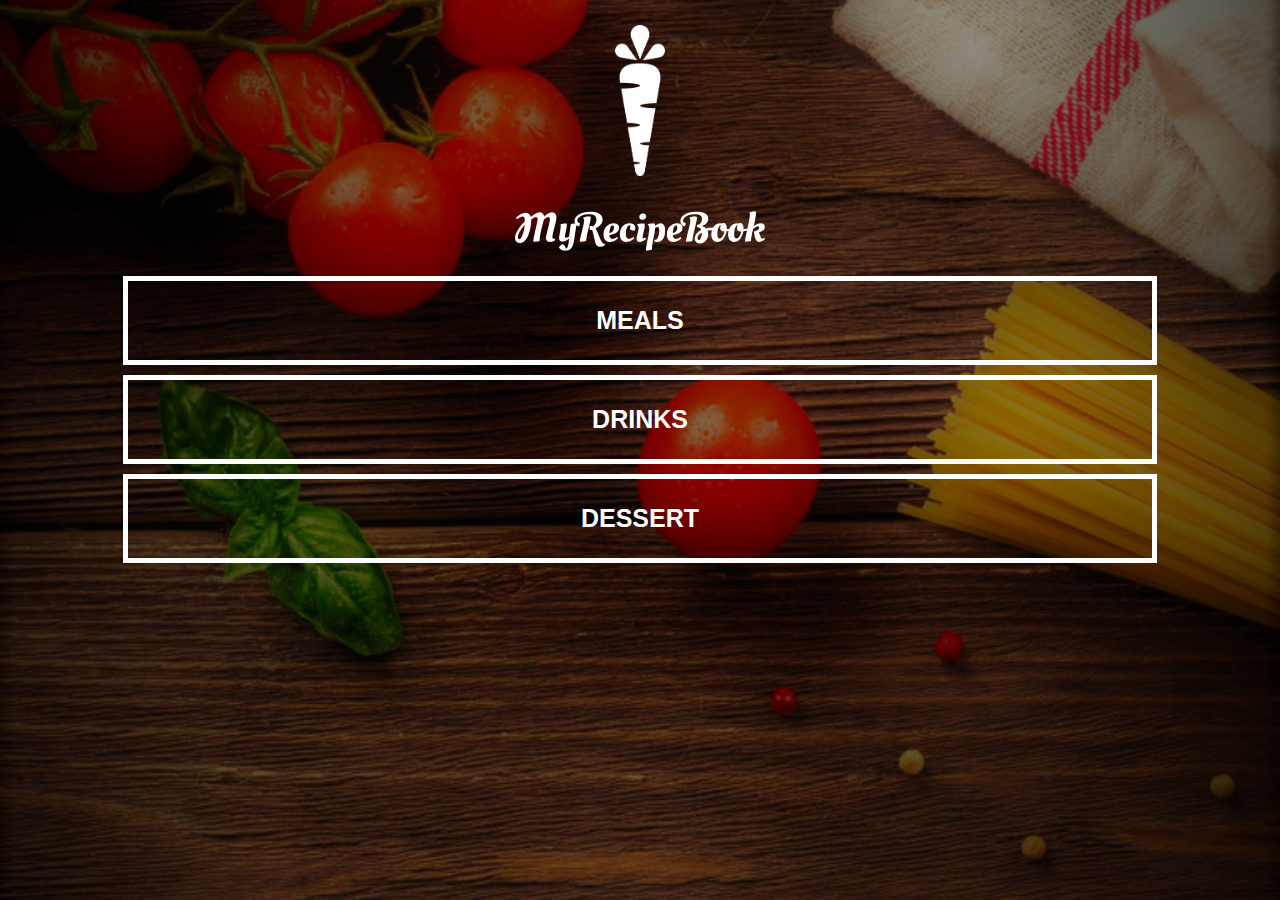
<file: index.html>
<!DOCTYPE html>
<html>
<head>
    <title>My Recipe Book</title>
    <link rel="stylesheet" href="style.css" 
    </head>

<body class="body-home">
<div id="home">
    
    <img src="images/logo-img.png" id="home-logo-img">
    <img src="images/logo-text.png" id="home-logo-text">
    
    <div class="home-menu">
    
    <a href= "meals.html" class="home-menu-item">
        <p>Meals</p>
        </a>
        
        <a href= "drinks.html" class="home-menu-item">
        <p>Drinks</p>
        </a>
        
        <a href= "dessert.html" class="home-menu-item">
        <p>Dessert</p>
        </a>
        
    </div>
    
    </div>
    </body>
</html>
</file>
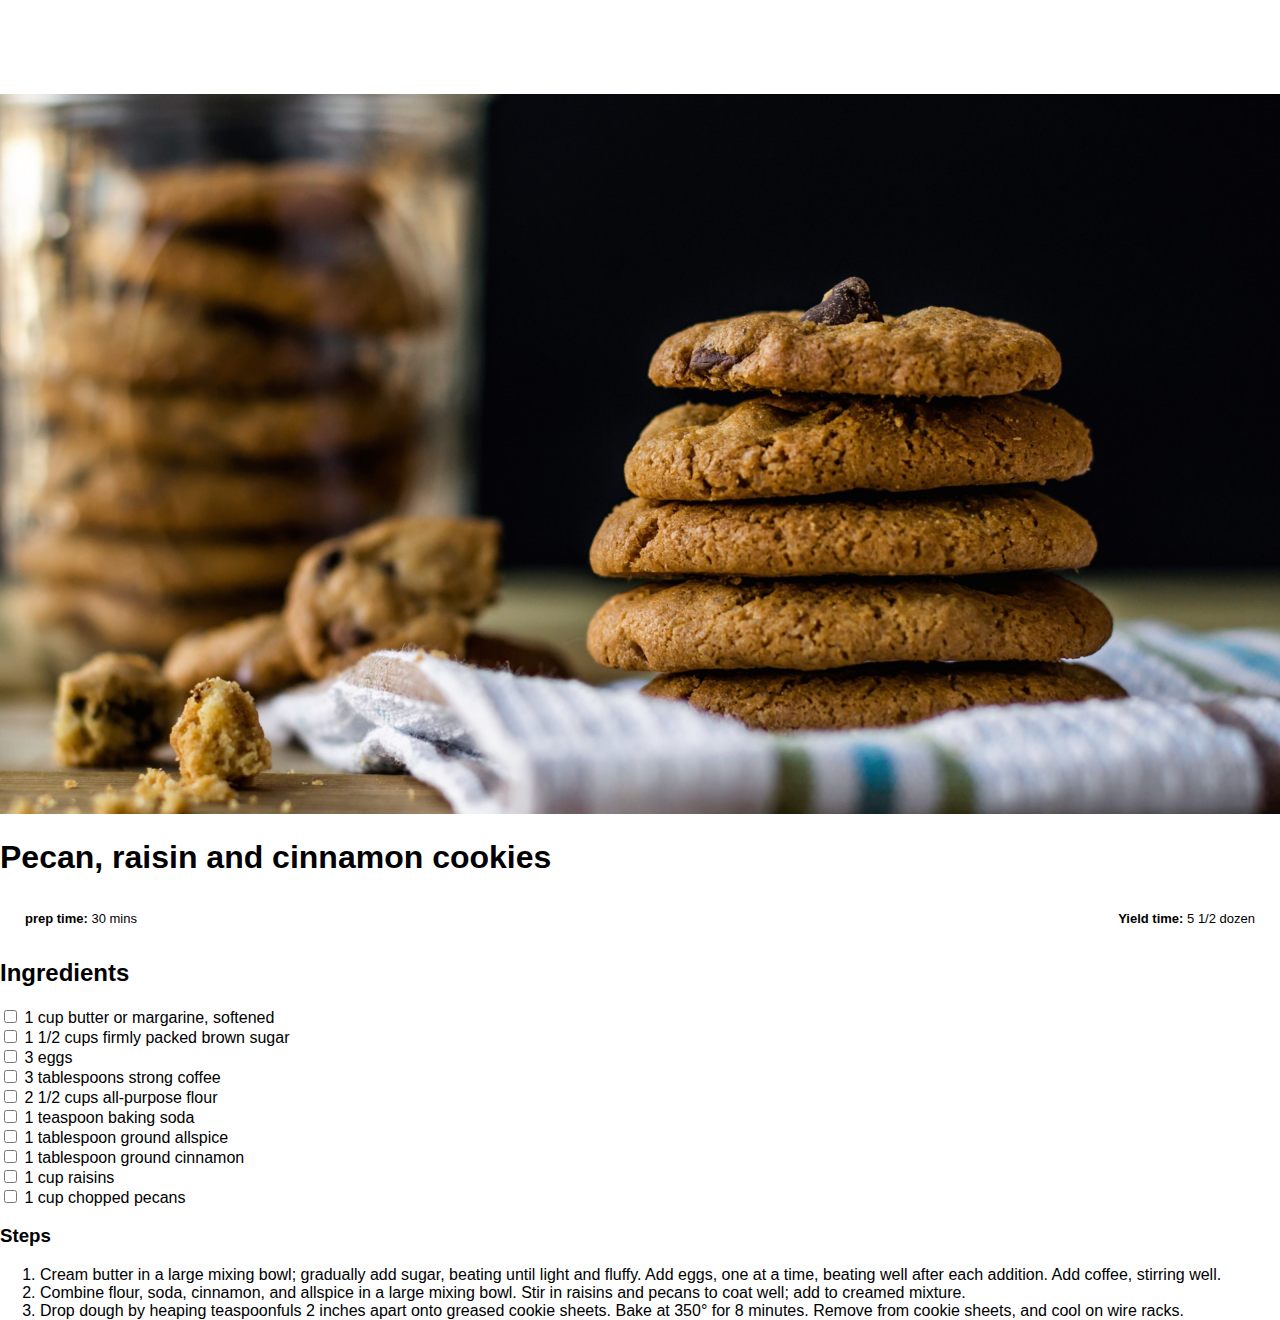
<file: cookies.html>
<!DOCTYPE html>
<html>
<head>
    <title>My Recipe Book | meals | cookies</title>
    <link rel="stylesheet" href="style.css">
    <kink rel="stylesheet" href="fontAwesome/css/all.css">
    </head>

<body class="body-recipe">
    <div class="header">
        <a href="meals.html">
        <i class="fas fa-arrow-left"></i>
        </a>
    
        <img src="images/logo-text.png">
    
    </div>
<div id="recipe">
    
    <div class="recipe-details">
    <img src="images/cookies.png">
        
        <h1>Pecan, raisin and cinnamon cookies</h1>
        
        <div class="recipe-details-info">
            <p><b>prep time: </b>30 mins</p>
            <p style="float: right;"><b>Yield time: </b>5 1/2 dozen</p>    
        </div>
        <div class="recipe-details-ingredients">
        <h2>Ingredients</h2>
            
            <input id="check-01" type="checkbox">
            <label for="check-01">1 cup butter or margarine, softened</label>
            <br>
            <input id="check-02" type="checkbox">
            <label for="check-02">1 1/2 cups firmly packed brown sugar</label>
            <br>
            <input id="check-03" type="checkbox">
            <label for="check-03">3 eggs</label>
            <br>
            <input id="check-04" type="checkbox">
            <label for="check-04">3 tablespoons strong coffee</label>
            <br>
            <input id="check-05" type="checkbox">
            <label for="check-05">2 1/2 cups all-purpose flour</label>
            <br>
            <input id="check-06" type="checkbox">
            <label for="check-06">1 teaspoon baking soda</label>
            <br>
            <input id="check-07" type="checkbox">
            <label for="check-07">1 tablespoon ground allspice</label>
            <br>
            <input id="check-08" type="checkbox">
            <label for="check-08">1 tablespoon ground cinnamon</label>
            <br>
            <input id="check-09" type="checkbox">
            <label for="check-09">1 cup raisins</label>
            <br>
            <input id="check-10" type="checkbox">
            <label for="check-10">1 cup chopped pecans</label>
            
        </div>
        
        <div class="recipe-details-steps">
        <h3>Steps</h3>
            <ol>
            <li>Cream butter in a large mixing bowl; gradually add sugar, beating until light and fluffy. Add eggs, one at a time, beating well after each addition. Add coffee, stirring well.</li>
            <li>Combine flour, soda, cinnamon, and allspice in a large mixing bowl. Stir in raisins and pecans to coat well; add to creamed mixture.</li>  
            <li>Drop dough by heaping teaspoonfuls 2 inches apart onto greased cookie sheets. Bake at 350° for 8 minutes. Remove from cookie sheets, and cool on wire racks.</li>    
            </ol>
        </div>
        
    </div>
    
    
    
    
    </div>
    </body>
</html>
</html>
</file>
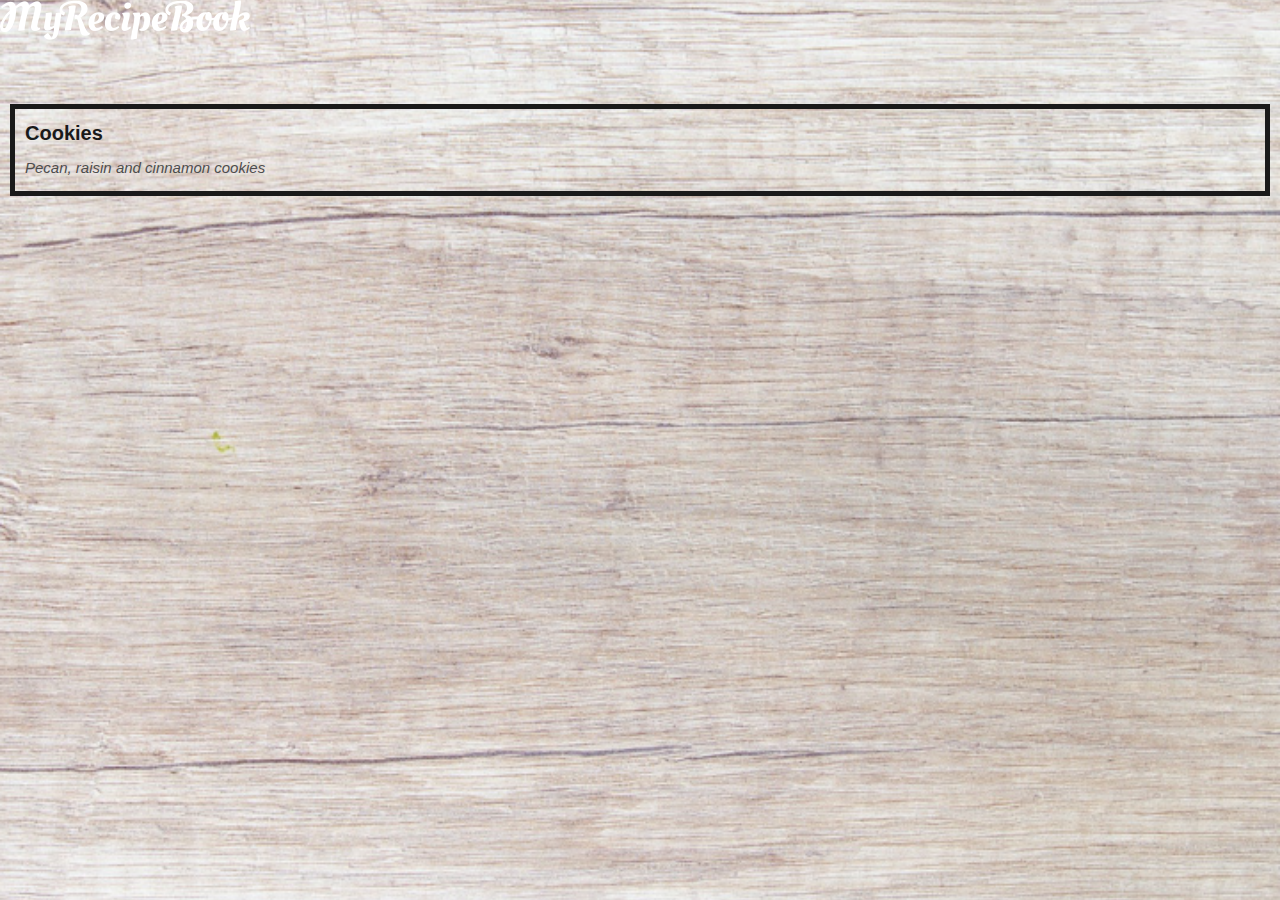
<file: dessert.html>
<!DOCTYPE html>
<html>
<head>
    <title>My Recipe Book | dessert</title>
    <link rel="stylesheet" href="style.css">
    <kink rel="stylesheet" href="fontAwesome/css/all.css">
    </head>

<body class="body-meals">
    <div class="header">
        <a href="index.html">
        <i class="fas fa-arrow-left"></i>
        </a>
    
        <img src="images/logo-text.png">
    
    </div>
<div id="meals">
    
    <div class="meals-list">
        <a href="cookies.html">
        <div class="meals-list-item">
            <h1>Cookies<i class="fas fa-chevron-right"></i></h1>
            
            <p>Pecan, raisin and cinnamon cookies</p>
            </div>
        </a>
    
    
    </div>
    
    
    
    </div>
    </body>
</html>
</html>
</file>
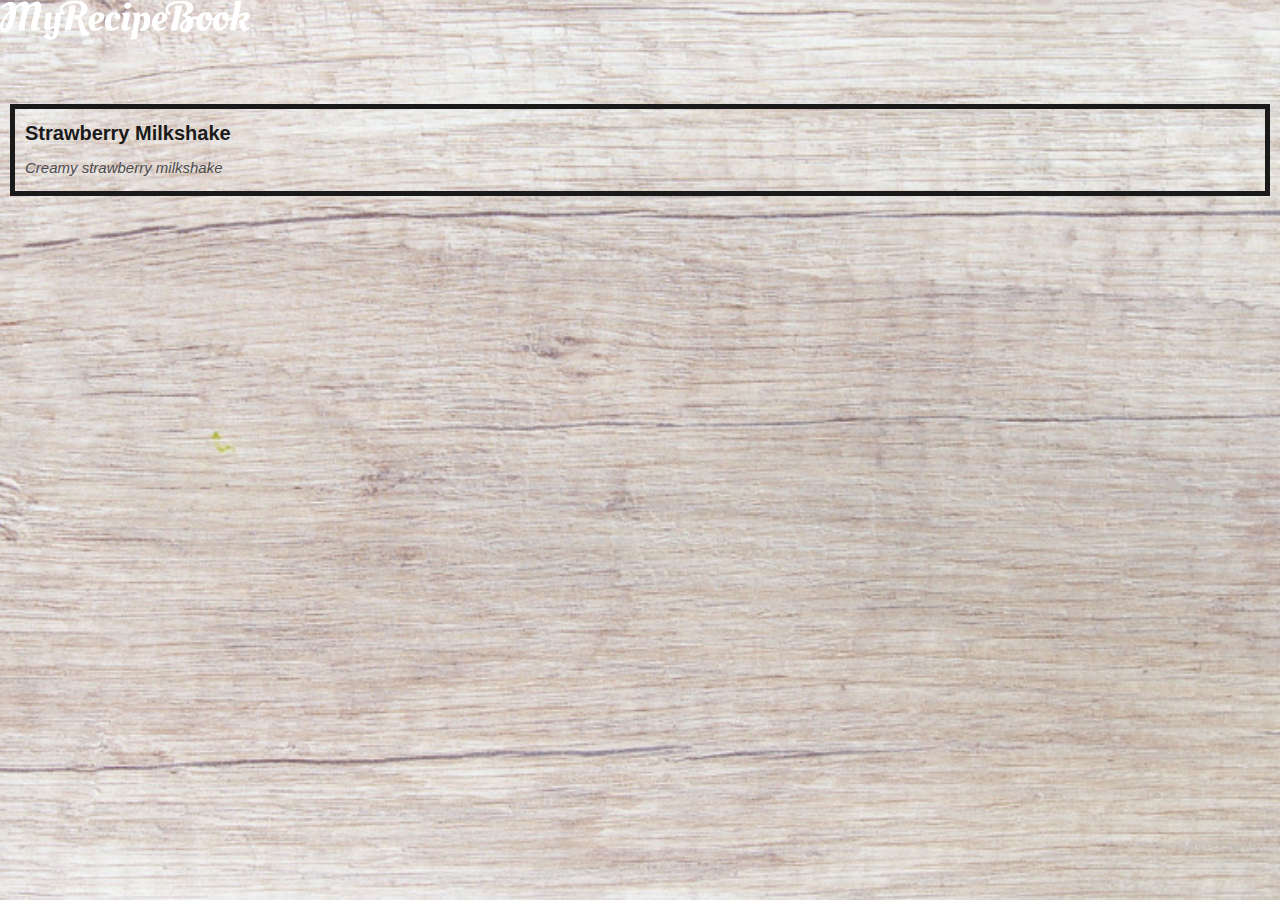
<file: drinks.html>
<!DOCTYPE html>
<html>
<head>
    <title>My Recipe Book | drinks</title>
    <link rel="stylesheet" href="style.css">
    <kink rel="stylesheet" href="fontAwesome/css/all.css">
    </head>

<body class="body-meals">
    <div class="header">
        <a href="index.html">
        <i class="fas fa-arrow-left"></i>
        </a>
    
        <img src="images/logo-text.png">
    
    </div>
<div id="meals">
    
    <div class="meals-list">
        <a href="strawberry-milkshake.html">
        <div class="meals-list-item">
            <h1>Strawberry Milkshake<i class="fas fa-chevron-right"></i></h1>
            
            <p>Creamy strawberry milkshake</p>
            </div>
        </a>
    
    
    </div>
    
    
    
    </div>
    </body>
</html>
</html>
</file>
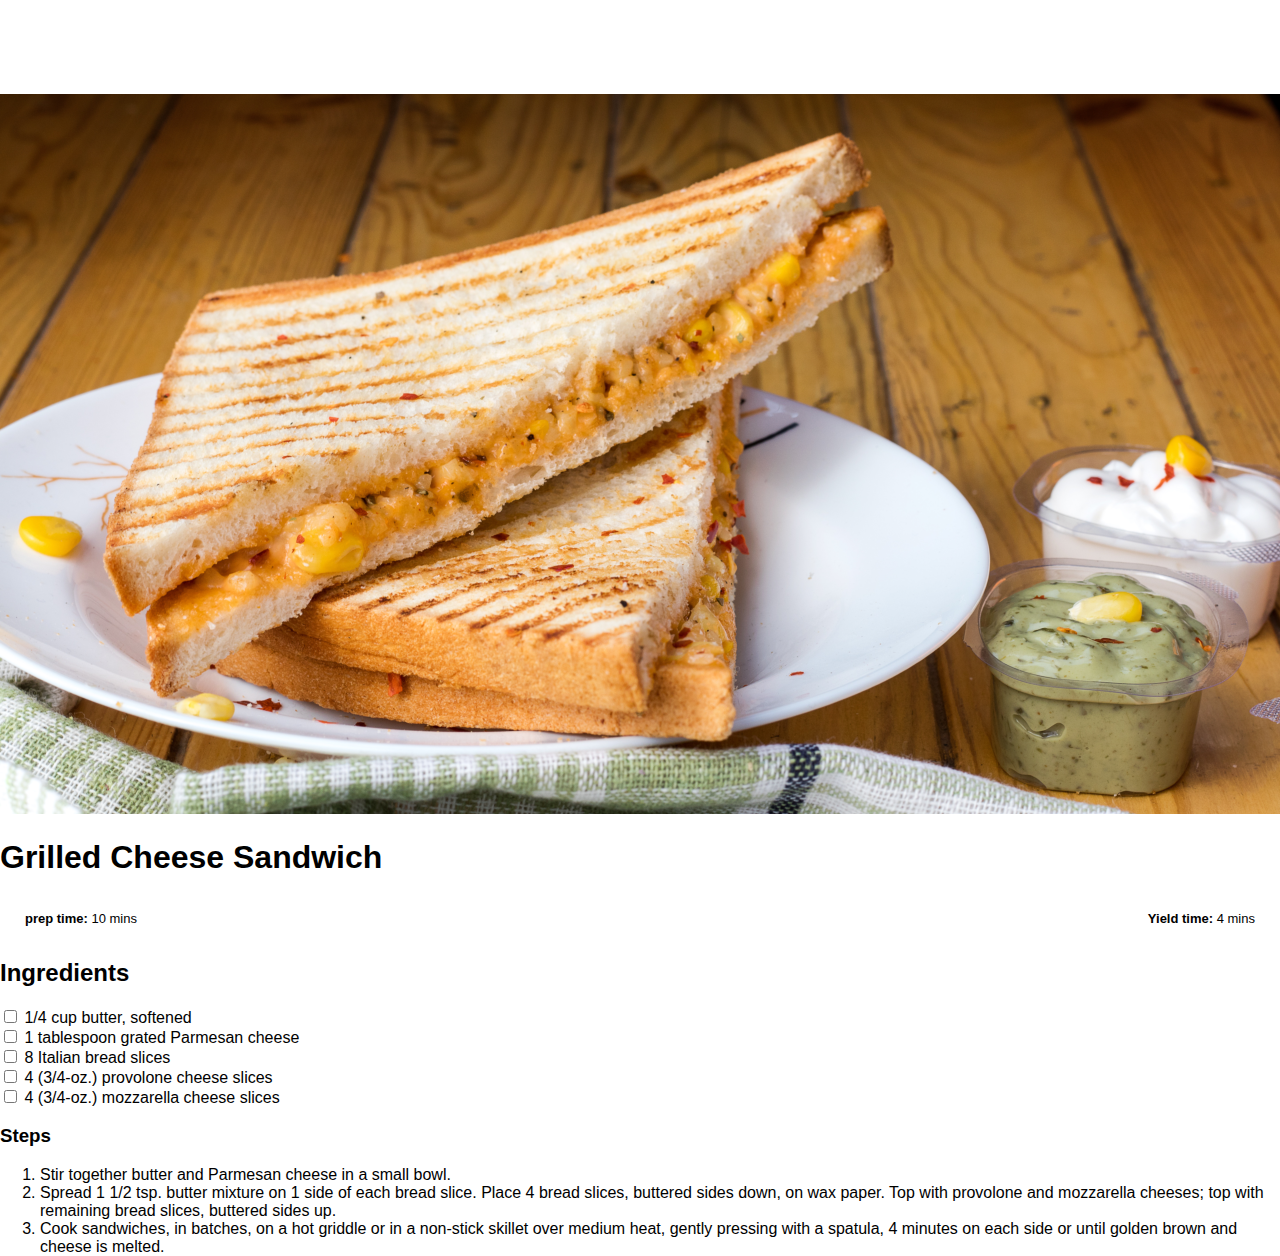
<file: griled-cheese.html>
<!DOCTYPE html>
<html>
<head>
    <title>My Recipe Book | meals | grilled cheese</title>
    <link rel="stylesheet" href="style.css">
    <kink rel="stylesheet" href="fontAwesome/css/all.css">
    </head>

<body class="body-recipe">
    <div class="header">
        <a href="meals.html">
        <i class="fas fa-arrow-left"></i>
        </a>
    
        <img src="images/logo-text.png">
    
    </div>
<div id="recipe">
    
    <div class="recipe-details">
    <img src="images/grilledCheese.png">
        
        <h1>Grilled Cheese Sandwich</h1>
        
        <div class="recipe-details-info">
            <p><b>prep time: </b>10 mins</p>
            <p style="float: right;"><b>Yield time: </b>4 mins</p>    
        </div>
        <div class="recipe-details-ingredients">
        <h2>Ingredients</h2>
            
            <input id="check-01" type="checkbox">
            <label for="check-01">1/4 cup butter, softened</label>
            <br>
            <input id="check-02" type="checkbox">
            <label for="check-02">1 tablespoon grated Parmesan cheese</label>
            <br>
            <input id="check-03" type="checkbox">
            <label for="check-03">8 Italian bread slices</label>
            <br>
            <input id="check-04" type="checkbox">
            <label for="check-04">4 (3/4-oz.) provolone cheese slices</label>
            <br>
            <input id="check-05" type="checkbox">
            <label for="check-05">4 (3/4-oz.) mozzarella cheese slices</label>
        </div>
        
        <div class="recipe-details-steps">
        <h3>Steps</h3>
            <ol>
            <li>Stir together butter and Parmesan cheese in a small bowl.</li>
            <li>Spread 1 1/2 tsp. butter mixture on 1 side of each bread slice. Place 4 bread slices, buttered sides down, on wax paper. Top with provolone and mozzarella cheeses; top with remaining bread slices, buttered sides up.</li>  
            <li>Cook sandwiches, in batches, on a hot griddle or in a non-stick skillet over medium heat, gently pressing with a spatula, 4 minutes on each side or until golden brown and cheese is melted.</li>    
            </ol>
        </div>
        
    </div>
    
    
    
    
    </div>
    </body>
</html>
</html>
</file>
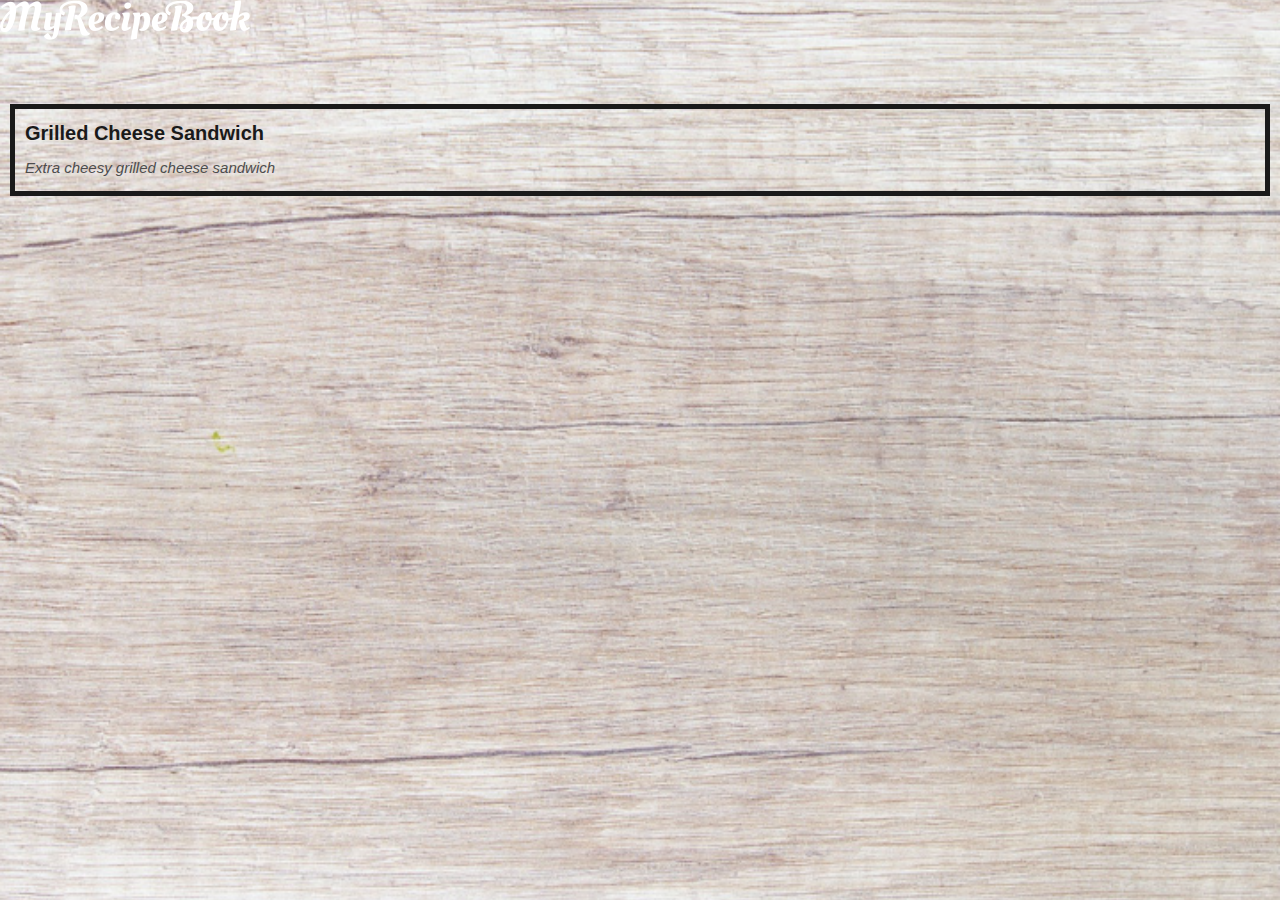
<file: meals.html>
<!DOCTYPE html>
<html>
<head>
    <title>My Recipe Book | meals</title>
    <link rel="stylesheet" href="style.css">
    <kink rel="stylesheet" href="fontAwesome/css/all.css">
    </head>

<body class="body-meals">
    <div class="header">
        <a href="meals.html">
        <i class="fas fa-arrow-left"></i>
        </a>
    
        <img src="images/logo-text.png">
    
    </div>
<div id="meals">
    
    <div class="meals-list">
    
        <a href="griled-cheese.html">
        <div class="meals-list-item">
            <h1>Grilled Cheese Sandwich<i class="fas fa-chevron-circle-right"></i></h1>
            
            <p>Extra cheesy grilled cheese sandwich</p>
            </div>
        </a>
    
    </div>
    
    
    
    
    </div>
    </body>
</html>
</html>
</file>
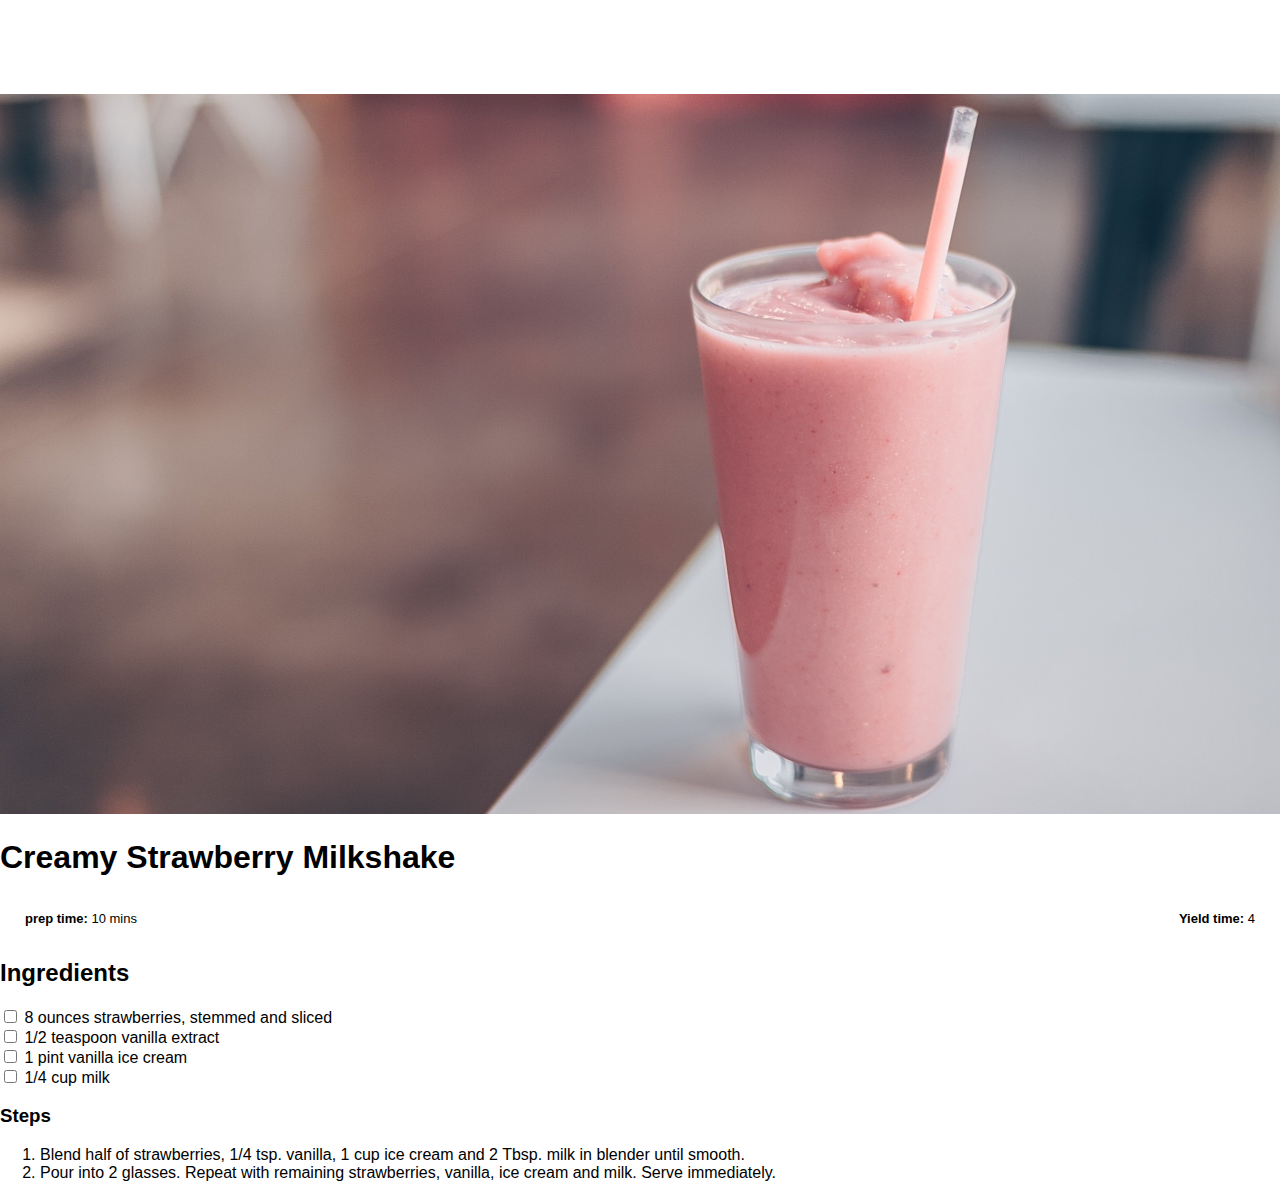
<file: strawberry-milkshake.html>
<!DOCTYPE html>
<html>
<head>
    <title>My Recipe Book | meals | strawberry milkshake</title>
    <link rel="stylesheet" href="style.css">
    <kink rel="stylesheet" href="fontAwesome/css/all.css">
    </head>

<body class="body-recipe">
    <div class="header">
        <a href="drinks.html">
        <i class="fas fa-arrow-left"></i>
        </a>
    
        <img src="images/logo-text.png">
    
    </div>
<div id="recipe">
    
    <div class="recipe-details">
    <img src="images/strawberryMilkshake.png">
        
        <h1>Creamy Strawberry Milkshake</h1>
        
        <div class="recipe-details-info">
            <p><b>prep time: </b>10 mins</p>
            <p style="float: right;"><b>Yield time: </b>4 </p>    
        </div>
        <div class="recipe-details-ingredients">
        <h2>Ingredients</h2>
            
            <input id="check-01" type="checkbox">
            <label for="check-01">8 ounces strawberries, stemmed and sliced</label>
            <br>
            <input id="check-02" type="checkbox">
            <label for="check-02">1/2 teaspoon vanilla extract</label>
            <br>
            <input id="check-03" type="checkbox">
            <label for="check-03">1 pint vanilla ice cream</label>
            <br>
            <input id="check-04" type="checkbox">
            <label for="check-04">1/4 cup milk</label>
            
        </div>
        
        <div class="recipe-details-steps">
        <h3>Steps</h3>
            <ol>
            <li>Blend half of strawberries, 1/4 tsp. vanilla, 1 cup ice cream and 2 Tbsp. milk in blender until smooth.</li>
            <li>Pour into 2 glasses. Repeat with remaining strawberries, vanilla, ice cream and milk. Serve immediately.</li>      
            </ol>
        </div>
        
    </div>
    
    
    
    
    </div>
    </body>
</html>
</html>
</file>
<file: style.css>
html{
    height: 100%;
}

body{
    font-family: sans-serif;
    
    margin: 0;
    padding: 0;
    
    height: 100%;
}

.body-home{
    background-image: url('images/background-01-port.png');
    background-position: center;
    background-attachment: fixed;
    background-repeat: no-repeat;
    background-size: cover;
}

.body-meals{
    background-image: url('images/background-02-port.png');
    background-position: center;
    background-attachment: fixed;
    background-repeat: no-repeat;
    background-size: cover;
}


#home-logo-img{
    width: 50px;
    display: block;
    margin: auto;
    padding: 25px 10px 10px 10px;
    color: #ffffff;
}

#home-logo-text{
width: auto;
    display: block;
    margin: auto;
    padding: 25px;
}

.home-menu-item{
    text-decoration: none;
    text-transform: uppercase;
    
    color: #ffffff;
    font-size: 25px;
    font-weight: bold;
    text-align: center;
    border: 5px solid #ffffff;

display: block;
margin: auto;
    margin-bottom: 10px;
    width: 80%;
}

#meals{
    padding-top: 50px;
}
.meals-list a {
    text-decoration: none;
}

.meals-list-item {
    border: 5px solid #1a1a1a;
    margin: 10px;
}

.meals-list-item h1 {
    font-weight: bold;
    font-size: 20px;
    color: #1a1a1a;
    padding-left: 10px;
}

.meals-list-item p {
    font-size: 15px;
    font-style: italic;
    color: #4d4d4d;
    margin-top: 7px;
    padding-left: 10px;
}

#recipe{
    padding-top: 50px;
}

.recipe-details.img {
    width: 100%;
}

.recipe details h1 {
    font-size: 25px;
    text-align: center;
    border: 5px solid #1a1a1a;
    margin: 10px;
    padding: 5px;
}

.recipe details h2 {
    font-size: 20px;
    text-align: left;
    margin: 0;
    margin-left: 10px;
}

.recipe-details-info {
    margin-left: 25px;
    margin-right: 25px;
}

.recipe-details-info p {
    font-size: 13px;
    display: inline-block;
}

.recipe-details-ingredients-lable {
    line-height: 25px;
    margin-left: 10px;
}

@media only screen and (min-width: 1500px) {
    #meals {
        width: 60%;
        margin: auto;
    }
    
    #recipe {
        width: 60%;
        margin: auto; 
    }
}

@media only screen and (min-width: 720px); {
    .body-home {
        background-image: url('images/background-02-land.png');
    }
    
    .body-meals {
        background-image: url('images/background-02-land.png');
    }
}
</file>
